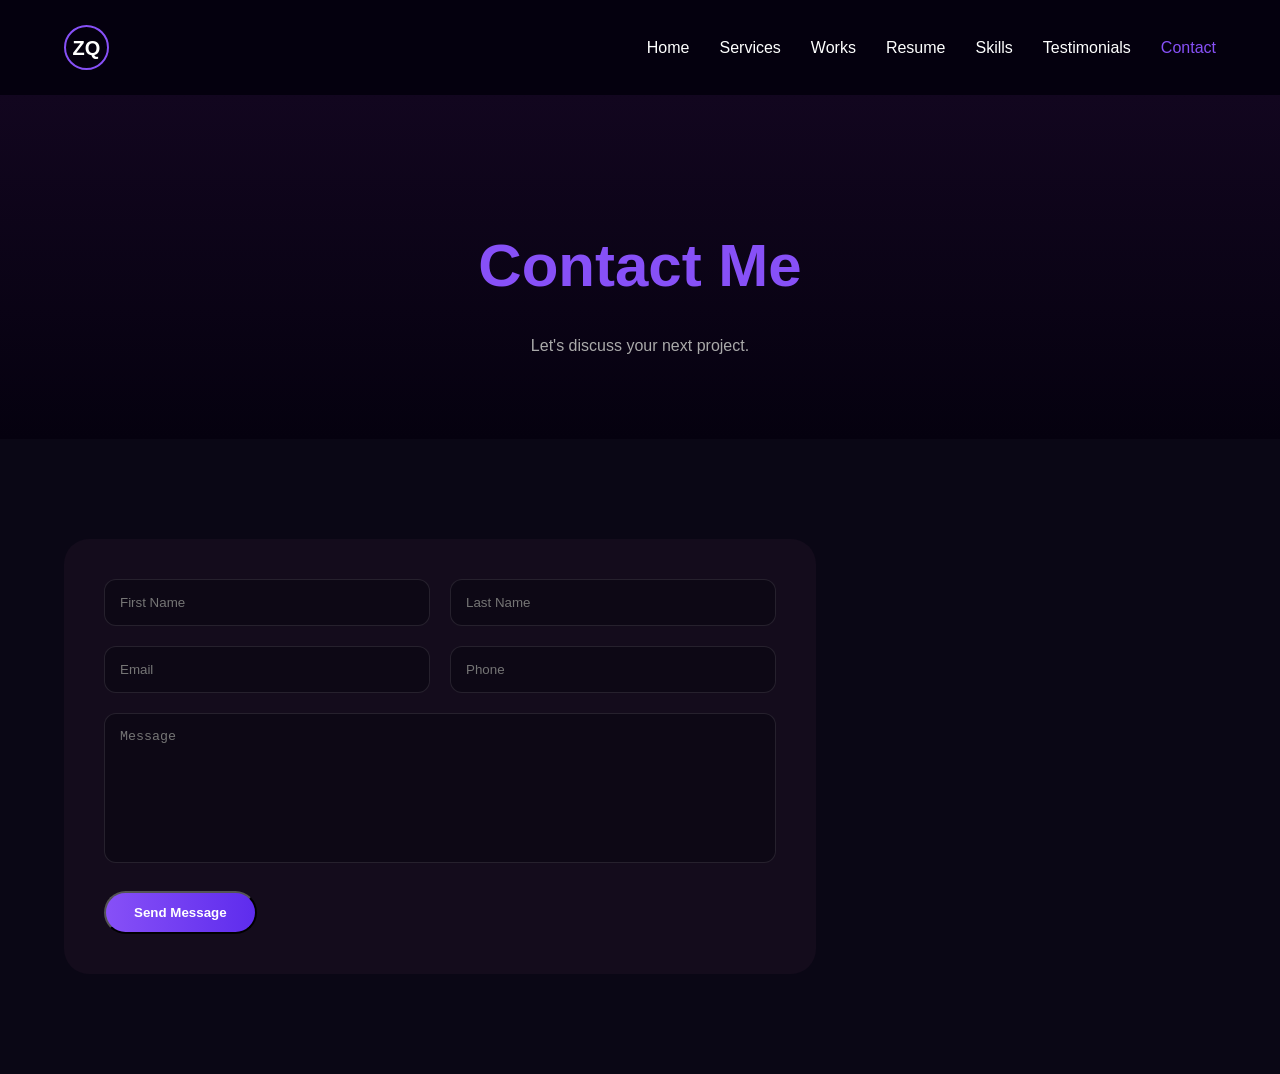
<file: contact.html>
<!DOCTYPE html>
<html lang="en">
<head>
  <meta charset="UTF-8">
  <meta name="viewport" content="width=device-width, initial-scale=1.0">
  <title>Contact</title>

  <link rel="stylesheet" href="style.css">
</head>

<body>

<header class="navbar">
  <div class="container nav-wrapper">

    <div class="logo">ZQ</div>

    <ul class="nav-links">
      <li><a href="index.html">Home</a></li>
      <li><a href="services.html">Services</a></li>
      <li><a href="works.html">Works</a></li>
      <li><a href="resume.html">Resume</a></li>
      <li><a href="skills.html">Skills</a></li>
      <li><a href="testimonials.html">Testimonials</a></li>
      <li><a href="contact.html" class="active-link">Contact</a></li>
    </ul>

  </div>
</header>

<section class="page-hero">
  <div class="container">
    <h1>Contact Me</h1>
    <p>Let's discuss your next project.</p>
  </div>
</section>

<section class="contact section-padding">
  <div class="container contact-wrapper">

    <div class="contact-form">

      <form>

        <div class="input-row">
          <input type="text" placeholder="First Name">
          <input type="text" placeholder="Last Name">
        </div>

        <div class="input-row">
          <input type="email" placeholder="Email">
          <input type="text" placeholder="Phone">
        </div>

        <textarea placeholder="Message"></textarea>

        <button class="btn">Send Message</button>

      </form>

    </div>

  </div>
</section>

</body>
</html>
</file>
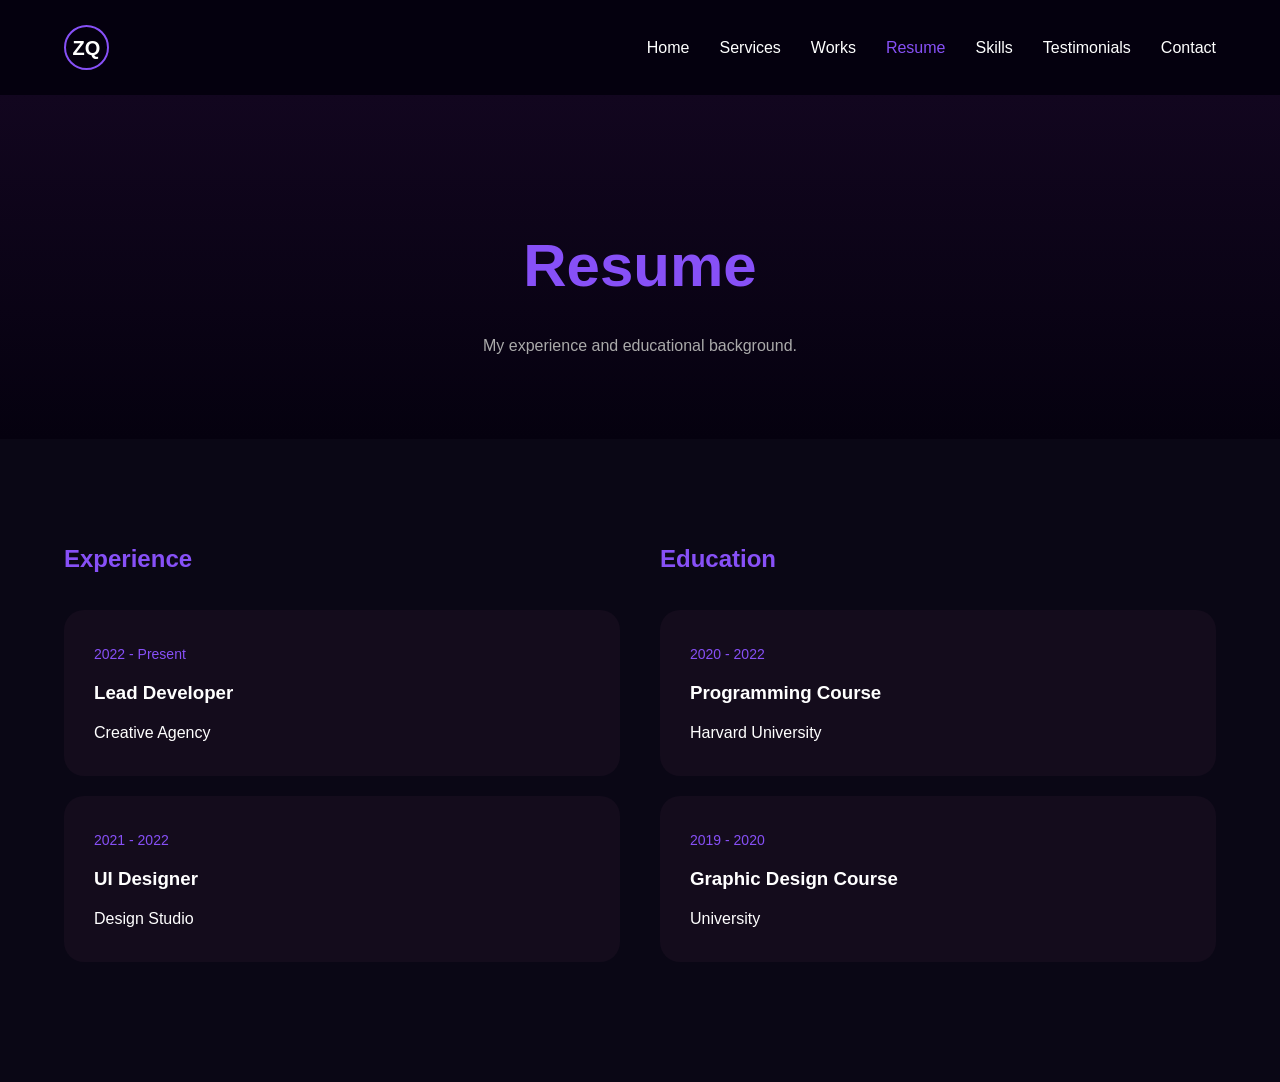
<file: resume.html>
<!DOCTYPE html>
<html lang="en">
<head>
  <meta charset="UTF-8">
  <meta name="viewport" content="width=device-width, initial-scale=1.0">
  <title>Resume</title>

  <link rel="stylesheet" href="style.css">
</head>

<body>

<header class="navbar">
  <div class="container nav-wrapper">

    <div class="logo">ZQ</div>

    <ul class="nav-links">
      <li><a href="index.html">Home</a></li>
      <li><a href="services.html">Services</a></li>
      <li><a href="works.html">Works</a></li>
      <li><a href="resume.html" class="active-link">Resume</a></li>
      <li><a href="skills.html">Skills</a></li>
      <li><a href="testimonials.html">Testimonials</a></li>
      <li><a href="contact.html">Contact</a></li>
    </ul>

  </div>
</header>

<section class="page-hero">
  <div class="container">
    <h1>Resume</h1>
    <p>My experience and educational background.</p>
  </div>
</section>

<section class="resume section-padding">
  <div class="container resume-wrapper">

    <div class="resume-column">
      <h2>Experience</h2>

      <div class="resume-card">
        <span>2022 - Present</span>
        <h3>Lead Developer</h3>
        <p>Creative Agency</p>
      </div>

      <div class="resume-card">
        <span>2021 - 2022</span>
        <h3>UI Designer</h3>
        <p>Design Studio</p>
      </div>

    </div>

    <div class="resume-column">
      <h2>Education</h2>

      <div class="resume-card">
        <span>2020 - 2022</span>
        <h3>Programming Course</h3>
        <p>Harvard University</p>
      </div>

      <div class="resume-card">
        <span>2019 - 2020</span>
        <h3>Graphic Design Course</h3>
        <p>University</p>
      </div>

    </div>

  </div>
</section>

</body>
</html>
</file>
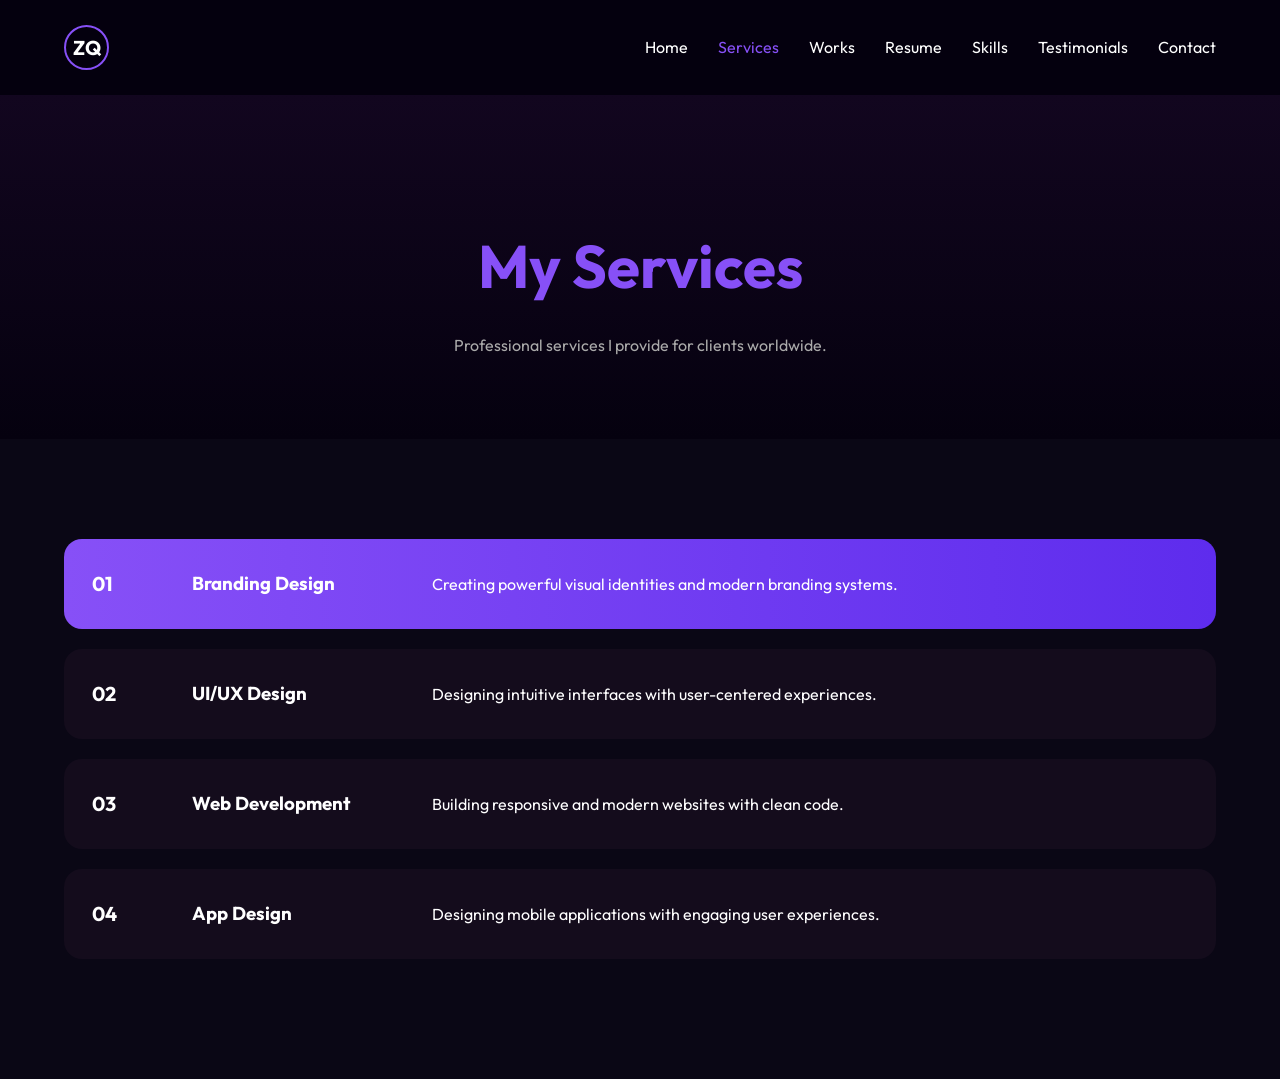
<file: services.html>
<!DOCTYPE html>
<html lang="en">
<head>
  <meta charset="UTF-8">
  <meta name="viewport" content="width=device-width, initial-scale=1.0">
  <title>Services</title>

  <link rel="stylesheet" href="style.css">

  <link rel="preconnect" href="https://fonts.googleapis.com">
  <link href="https://fonts.googleapis.com/css2?family=Outfit:wght@300;400;500;600;700;800&display=swap" rel="stylesheet">
</head>

<body>

<header class="navbar">
  <div class="container nav-wrapper">

    <div class="logo">ZQ</div>

    <ul class="nav-links">
      <li><a href="index.html">Home</a></li>
      <li><a href="services.html" class="active-link">Services</a></li>
      <li><a href="works.html">Works</a></li>
      <li><a href="resume.html">Resume</a></li>
      <li><a href="skills.html">Skills</a></li>
      <li><a href="testimonials.html">Testimonials</a></li>
      <li><a href="contact.html">Contact</a></li>
    </ul>

  </div>
</header>

<section class="page-hero">
  <div class="container">
    <h1>My Services</h1>
    <p>Professional services I provide for clients worldwide.</p>
  </div>
</section>

<section class="services section-padding">
  <div class="container">

    <div class="service-box active">
      <span>01</span>
      <h3>Branding Design</h3>
      <p>Creating powerful visual identities and modern branding systems.</p>
    </div>

    <div class="service-box">
      <span>02</span>
      <h3>UI/UX Design</h3>
      <p>Designing intuitive interfaces with user-centered experiences.</p>
    </div>

    <div class="service-box">
      <span>03</span>
      <h3>Web Development</h3>
      <p>Building responsive and modern websites with clean code.</p>
    </div>

    <div class="service-box">
      <span>04</span>
      <h3>App Design</h3>
      <p>Designing mobile applications with engaging user experiences.</p>
    </div>

  </div>
</section>

</body>
</html>
</file>
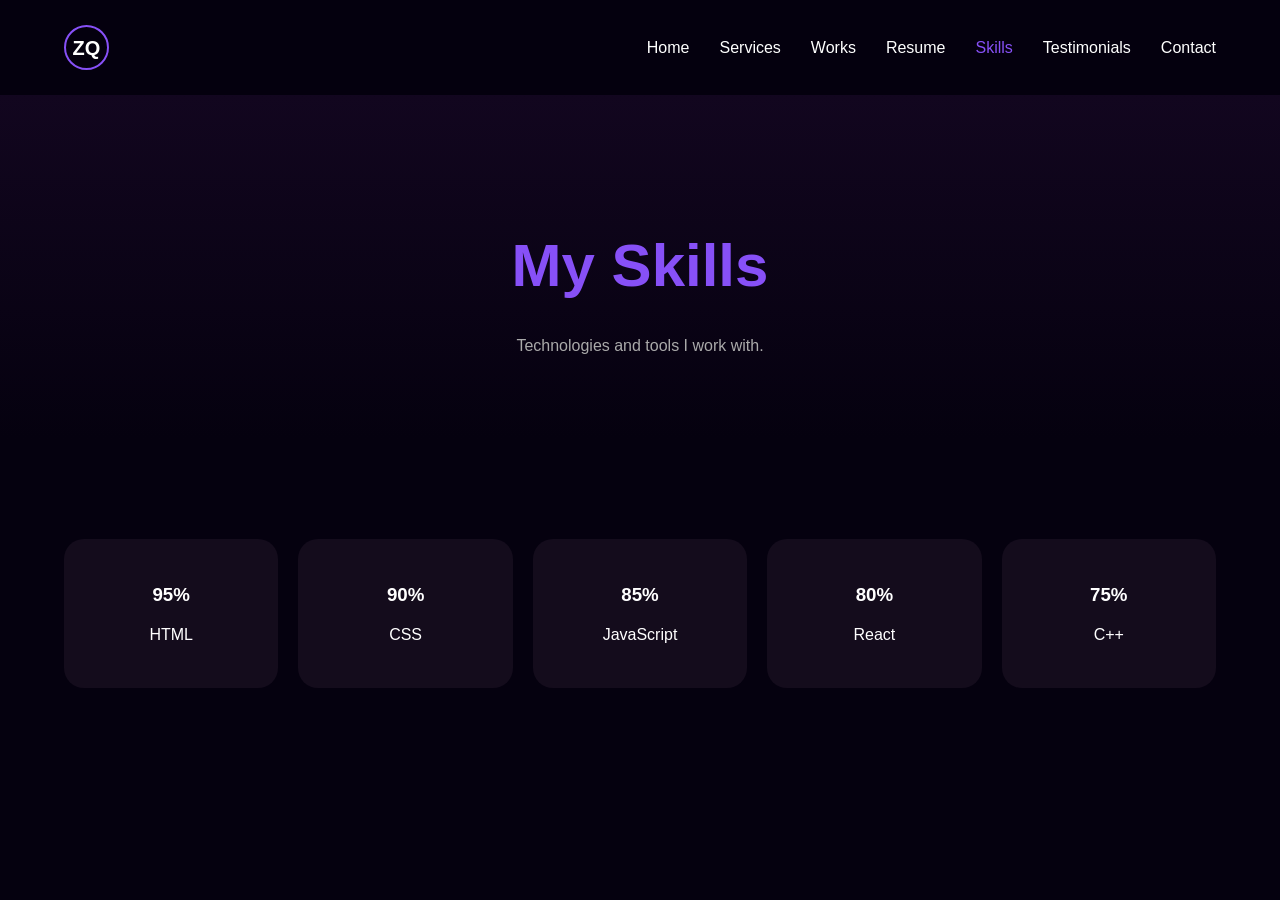
<file: skills.html>
<!DOCTYPE html>
<html lang="en">
<head>
  <meta charset="UTF-8">
  <meta name="viewport" content="width=device-width, initial-scale=1.0">
  <title>Skills</title>

  <link rel="stylesheet" href="style.css">
</head>

<body>

<header class="navbar">
  <div class="container nav-wrapper">

    <div class="logo">ZQ</div>

    <ul class="nav-links">
      <li><a href="index.html">Home</a></li>
      <li><a href="services.html">Services</a></li>
      <li><a href="works.html">Works</a></li>
      <li><a href="resume.html">Resume</a></li>
      <li><a href="skills.html" class="active-link">Skills</a></li>
      <li><a href="testimonials.html">Testimonials</a></li>
      <li><a href="contact.html">Contact</a></li>
    </ul>

  </div>
</header>

<section class="page-hero">
  <div class="container">
    <h1>My Skills</h1>
    <p>Technologies and tools I work with.</p>
  </div>
</section>

<section class="skills section-padding">
  <div class="container">

    <div class="skills-grid">

      <div class="skill-card">
        <h3>95%</h3>
        <p>HTML</p>
      </div>

      <div class="skill-card">
        <h3>90%</h3>
        <p>CSS</p>
      </div>

      <div class="skill-card">
        <h3>85%</h3>
        <p>JavaScript</p>
      </div>

      <div class="skill-card">
        <h3>80%</h3>
        <p>React</p>
      </div>

      <div class="skill-card">
        <h3>75%</h3>
        <p>C++</p>
      </div>

    </div>

  </div>
</section>

</body>
</html>
</file>
<file: style.css>
/* style.css */

*{
  margin:0;
  padding:0;
  box-sizing:border-box;
}

html{
  scroll-behavior:smooth;
}

body{
  font-family:'Outfit',sans-serif;
  background:#05010f;
  color:#fff;
  line-height:1.7;
}

img{
  width:100%;
  display:block;
}

a{
  text-decoration:none;
}

.container{
  width:90%;
  max-width:1200px;
  margin:auto;
}

.section-padding{
  padding:100px 0;
}

/* ================= NAVBAR ================= */

.navbar{
  padding:25px 0;
  position:sticky;
  top:0;
  z-index:999;
  background:rgba(5,1,15,0.95);
  backdrop-filter:blur(10px);
}

.nav-wrapper{
  display:flex;
  justify-content:space-between;
  align-items:center;
}

.logo{
  width:45px;
  height:45px;
  border:2px solid #8750f7;
  border-radius:50%;
  display:flex;
  justify-content:center;
  align-items:center;
  font-weight:700;
  font-size:20px;
}

.nav-links{
  display:flex;
  gap:30px;
  list-style:none;
}

.nav-links a{
  color:#fff;
  transition:.3s;
}

.nav-links a:hover{
  color:#8750f7;
}

.btn{
  padding:12px 28px;
  border-radius:40px;
  background:linear-gradient(90deg,#8750f7,#5e2ced);
  color:#fff;
  font-weight:600;
  transition:.3s;
}

.btn:hover{
  transform:translateY(-3px);
}

/* ================= HERO ================= */

.hero{
  padding:80px 0 60px;
  position:relative;
}

.hero::before{
  content:"";
  position:absolute;
  top:0;
  right:0;
  width:500px;
  height:500px;
  background:#8750f7;
  filter:blur(180px);
  opacity:.2;
}

.hero-wrapper{
  display:grid;
  grid-template-columns:1fr 1fr;
  gap:50px;
  align-items:center;
}

.small-text{
  color:#8750f7;
  margin-bottom:15px;
}

.hero h1{
  font-size:72px;
  line-height:1.1;
  margin-bottom:20px;
}

.hero-description{
  color:#b9b9c5;
  max-width:550px;
  margin-bottom:35px;
}

.hero-buttons{
  display:flex;
  align-items:center;
  gap:25px;
}

.outline-btn{
  padding:12px 28px;
  border:1px solid #8750f7;
  border-radius:40px;
  color:#8750f7;
  transition:.3s;
}

.outline-btn:hover{
  background:#8750f7;
  color:#fff;
}

.social-icons{
  display:flex;
  gap:15px;
}

.social-icons a{
  width:42px;
  height:42px;
  border:1px solid #8750f7;
  border-radius:50%;
  display:flex;
  justify-content:center;
  align-items:center;
  color:#8750f7;
  transition:.3s;
}

.social-icons a:hover{
  background:#8750f7;
  color:#fff;
}

.hero-image{
  position:relative;
}

.hero-image img{
  border-radius:30px;
  border:2px solid rgba(255,255,255,0.1);
  transform:rotate(5deg);
}

/* ================= STATS ================= */

.stats{
  margin-top:80px;
  display:grid;
  grid-template-columns:repeat(4,1fr);
  gap:25px;
}

.stat-box{
  background:#140c1c;
  padding:30px;
  border-radius:20px;
  text-align:center;
}

.stat-box h2{
  font-size:42px;
  color:#8750f7;
}

.stat-box p{
  color:#aaa;
}

/* ================= SECTION TITLE ================= */

.section-title{
  text-align:center;
  margin-bottom:60px;
}

.section-title h2{
  font-size:42px;
  margin-bottom:15px;
  color:#8750f7;
}

.section-title p{
  max-width:700px;
  margin:auto;
  color:#aaa;
}

/* ================= SERVICES ================= */

.services{
  background:#0a0715;
}

.service-box{
  display:grid;
  grid-template-columns:80px 220px 1fr 50px;
  align-items:center;
  gap:20px;
  background:#140c1c;
  padding:28px;
  border-radius:18px;
  margin-bottom:20px;
  transition:.3s;
}

.service-box:hover,
.service-box.active{
  background:linear-gradient(90deg,#8750f7,#5e2ced);
}

.service-box span{
  font-size:20px;
  font-weight:700;
}

/* ================= PORTFOLIO ================= */

.portfolio-grid{
  display:grid;
  grid-template-columns:repeat(2,1fr);
  gap:25px;
}

.portfolio-card{
  overflow:hidden;
  border-radius:20px;
  background:#140c1c;
}

.portfolio-card img{
  transition:.5s;
}

.portfolio-card:hover img{
  transform:scale(1.08);
}

/* ================= RESUME ================= */

.resume{
  background:#0a0715;
}

.resume-wrapper{
  display:grid;
  grid-template-columns:1fr 1fr;
  gap:40px;
}

.resume-column h2{
  margin-bottom:30px;
  color:#8750f7;
}

.resume-card{
  background:#140c1c;
  padding:30px;
  border-radius:20px;
  margin-bottom:20px;
}

.resume-card span{
  color:#8750f7;
  font-size:14px;
}

.resume-card h3{
  margin:10px 0;
}

/* ================= SKILLS ================= */

.skills-grid{
  display:grid;
  grid-template-columns:repeat(5,1fr);
  gap:20px;
}

.skill-card{
  background:#140c1c;
  border-radius:20px;
  padding:40px 20px;
  text-align:center;
  transition:.3s;
}

.skill-card:hover{
  transform:translateY(-10px);
}

.skill-card i{
  font-size:42px;
  color:#8750f7;
  margin-bottom:15px;
}

.skill-card h3{
  margin-bottom:10px;
}

/* ================= CONTACT ================= */

.contact{
  background:#0a0715;
}

.contact-wrapper{
  display:grid;
  grid-template-columns:1fr 350px;
  gap:50px;
}

.contact-form{
  background:#140c1c;
  padding:40px;
  border-radius:25px;
}

.contact-form h2{
  margin-bottom:30px;
  color:#8750f7;
}

.input-row{
  display:grid;
  grid-template-columns:1fr 1fr;
  gap:20px;
  margin-bottom:20px;
}

input,
textarea{
  width:100%;
  background:#0d0815;
  border:1px solid rgba(255,255,255,0.1);
  padding:15px;
  border-radius:12px;
  color:#fff;
  outline:none;
}

textarea{
  height:150px;
  resize:none;
  margin-bottom:20px;
}

.contact-info{
  display:flex;
  flex-direction:column;
  gap:20px;
  justify-content:center;
}

.info-box{
  display:flex;
  align-items:center;
  gap:20px;
  background:#140c1c;
  padding:25px;
  border-radius:18px;
}

.info-box i{
  width:55px;
  height:55px;
  background:#8750f7;
  border-radius:50%;
  display:flex;
  justify-content:center;
  align-items:center;
}

/* ================= FOOTER ================= */

footer{
  padding:30px 0;
  text-align:center;
  border-top:1px solid rgba(255,255,255,0.05);
  color:#aaa;
}

/* ================= RESPONSIVE ================= */

@media(max-width:992px){

  .hero-wrapper,
  .resume-wrapper,
  .contact-wrapper{
    grid-template-columns:1fr;
  }

  .stats{
    grid-template-columns:repeat(2,1fr);
  }

  .skills-grid{
    grid-template-columns:repeat(3,1fr);
  }

  .hero h1{
    font-size:52px;
  }

  .nav-links{
    display:none;
  }
}

@media(max-width:768px){

  .portfolio-grid,
  .stats,
  .skills-grid,
  .input-row{
    grid-template-columns:1fr;
  }

  .service-box{
    grid-template-columns:1fr;
    text-align:center;
  }

  .hero h1{
    font-size:42px;
  }

  .hero-buttons{
    flex-direction:column;
    align-items:flex-start;
  }
}
/* ================= PAGE HERO ================= */

.page-hero{
  padding:120px 0 80px;
  text-align:center;
  background:linear-gradient(to bottom,#12061f,#05010f);
}

.page-hero h1{
  font-size:60px;
  color:#8750f7;
  margin-bottom:15px;
}

.page-hero p{
  color:#aaa;
}

/* ACTIVE LINK */

.active-link{
  color:#8750f7 !important;
}

/* TESTIMONIALS */

.testimonials-grid{
  display:grid;
  grid-template-columns:repeat(2,1fr);
  gap:30px;
}

.testimonial-card{
  background:#140c1c;
  padding:40px;
  border-radius:25px;
  text-align:center;
}

.testimonial-card img{
  width:90px;
  height:90px;
  object-fit:cover;
  border-radius:50%;
  margin:auto;
  margin-bottom:20px;
}

.testimonial-card h3{
  margin-bottom:10px;
}

/* RESPONSIVE */

@media(max-width:768px){

  .testimonials-grid{
    grid-template-columns:1fr;
  }

  .page-hero h1{
    font-size:42px;
  }

}
</file>
